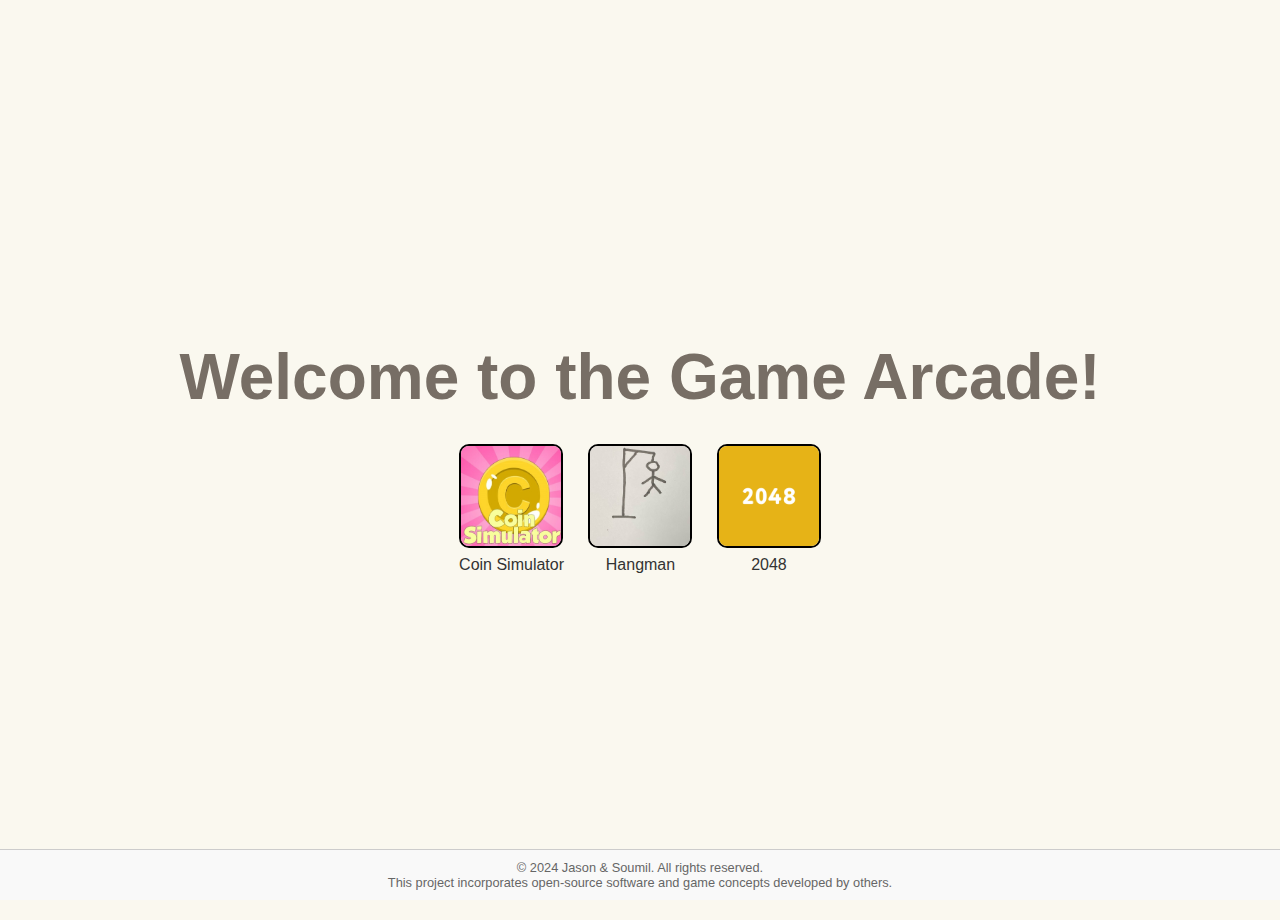
<file: index.html>
<!DOCTYPE html>
<html lang="en">
<head>
  <link rel="stylesheet" href="index_style.css">
  <link rel="stylesheet" href="style.css">
  <script src="index.js" charset="utf-8"></script>
<meta charset="UTF-8">
<meta name="viewport" content="width=device-width, initial-scale=1.0">
<title>Game Arcade Home</title>

<style>
  .game-button {
    display: inline-block;
    margin: 10px;
    border: none;
    cursor: pointer;
  }
  
  .game-button img {
    width: 100px; /* or the size you want */
    height: 100px; /* or the size you want */
    border: 2px solid #000; /* placeholder border */
  }

  .game-button:hover img {
    border-color: #444; /* darker border on hover */
  }

  /* Responsive layout styles */
  @media (max-width: 600px) {
    .game-button img {
      width: 80px; /* smaller size on mobile */
      height: 80px; /* smaller size on mobile */
    }
  }
</style>
</head>
<body>

<h1>Welcome to the Game Arcade!</h1>

<div id="buttons">
  <a class="game-button" id="game1" href="./coin_flip/coin_flip.html">
    <img src="/images/coinsimulator.jpeg" alt="Coin Simulator">
    <p>Coin Simulator</p>
    <span class="tooltip">Test your luck with a virtual coin flip!</span>
  </a>

  <a class="game-button" id="game2" href="./hangman/hangman.html">
    <img src="/images/hangman.jpg" alt="Hangman">
    <p>Hangman</p>
    <span class="tooltip">Guess the word and save the stick figure!</span>
  </a>

  <a class="game-button" id="game3" href="./2048/2048.html">
    <img src="/images/2048.png" alt="2048">
    <p>2048</p>
    <span class="tooltip">Combine tiles to reach 2048!</span>
  </a>
</div>

</body>
<footer class="footer">
  &copy; 2024 Jason & Soumil. All rights reserved.<br>
  This project incorporates open-source software and game concepts developed by others.
</footer>

</html>
</file>
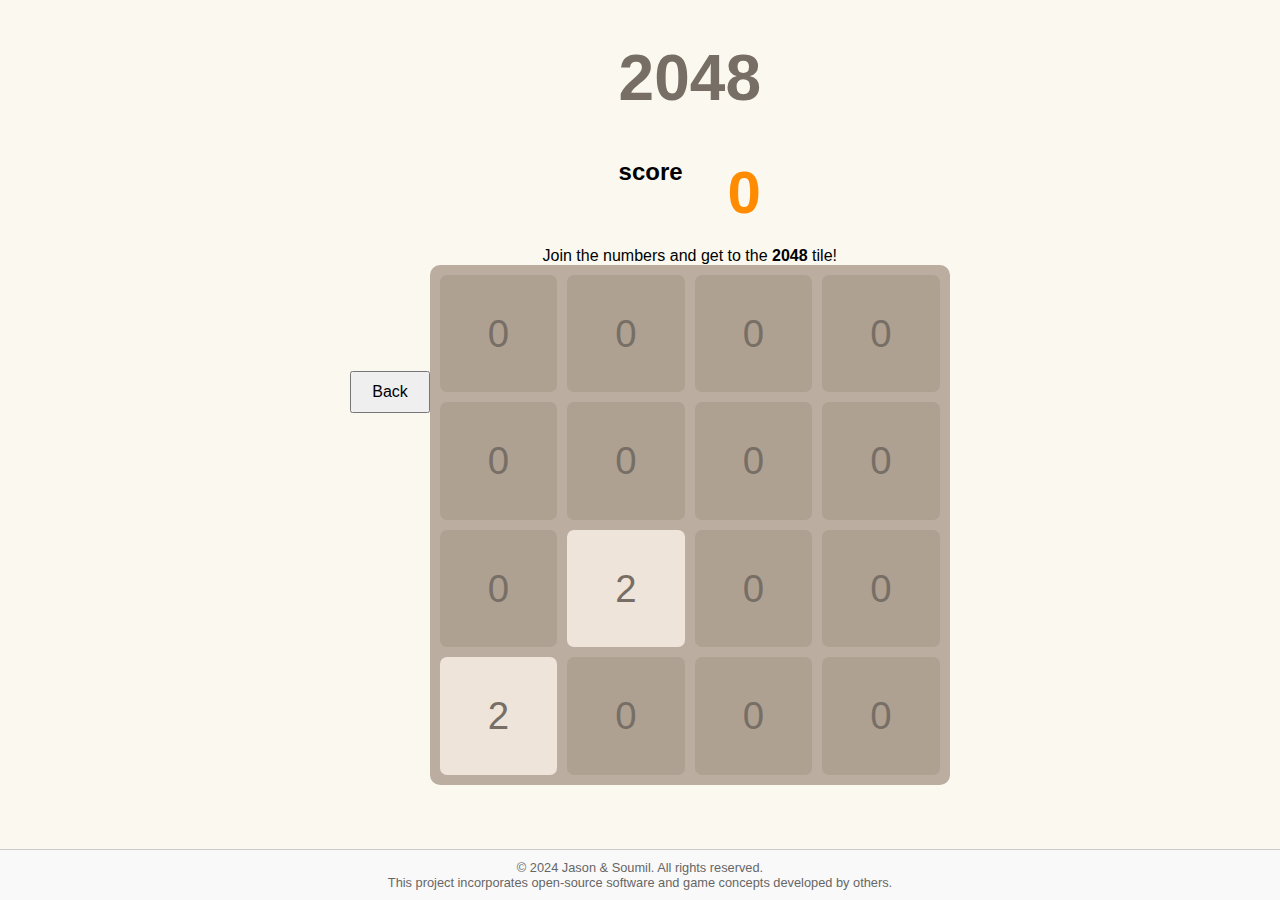
<file: 2048/2048.html>
<!-- 
 * 2048 (https://github.com/kubowania/2048)
 * Copyright (c) [year of the original work] by Katarzyna Kubow
 * Licensed under the MIT License (MIT) (https://opensource.org/licenses/MIT) 
-->
<!DOCTYPE html>
<html lang="en" dir="ltr">
<head>
  <meta charset="utf-8">
  <meta name="viewport" content="width=device-width, initial-scale=1.0">
  <title>2048</title>
  <link rel="stylesheet" href="2048.css">
  <link rel="stylesheet" href="../style.css">
  <script src="2048.js" charset="utf-8"></script>
</head>
<button id="backButton" style="padding: 10px 20px; margin: 10px; font-size: 16px;">Back</button>
<body>
  <div class="container">
    <div class="info">
      <h1>2048</h1>
      <div class="score-container">
        <div class="score-title">score</div>
        <span id="score">0</span>
      </div>
    </div>
    <span id="result">Join the numbers and get to the <b>2048</b> tile!</span>
    <div class="grid"></div>
  </div>
  <footer class="footer">
    &copy; 2024 Jason & Soumil. All rights reserved.<br>
    This project incorporates open-source software and game concepts developed by others.
  </footer>
</body>
</html>
</file>
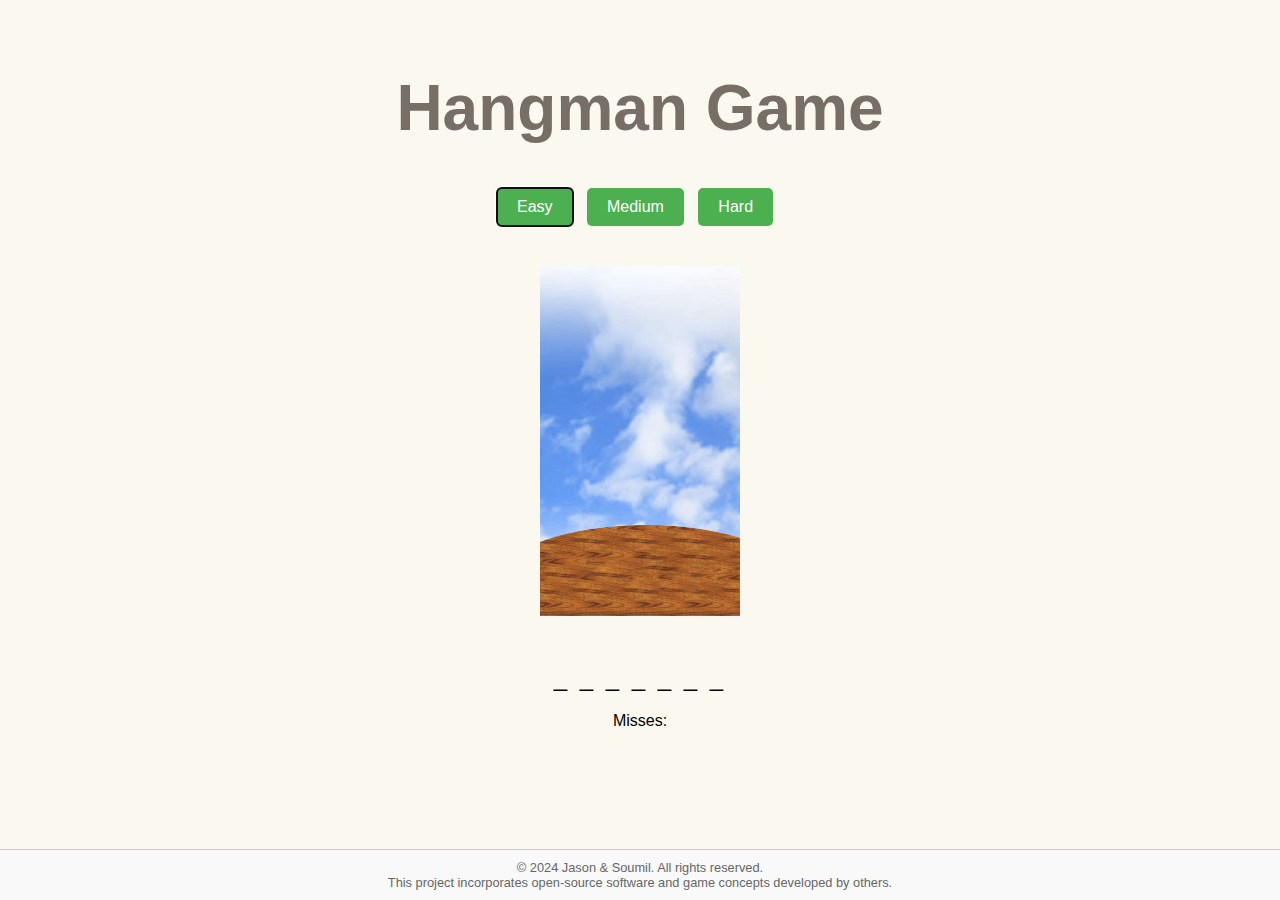
<file: hangman/hangman.html>
<!DOCTYPE html>
<html lang="en">
<head>
    <meta charset="UTF-8">
    <meta name="viewport" content="width=device-width, initial-scale=1.0">
    <title>Hangman Game</title>
    <link rel="stylesheet" href="hangman.css">
    <link rel="stylesheet" href="../style.css">
</head>
<body>
    <h1>Hangman Game</h1>
    <div id="difficulty-buttons">
        <button class="difficulty" data-difficulty="easy">Easy</button>
        <button class="difficulty" data-difficulty="medium">Medium</button>
        <button class="difficulty" data-difficulty="hard">Hard</button>
    </div>
    <img id="hangmanImage" src="./images/0.jpg" alt="Hangman">
    <p id="wordSpotlight">_ _ _ _ _ _ _</p>
    <div id="keyboard"></div>
    <p id="gameStatus"></p> <!-- Placeholder for game status messages -->
    <p>Misses: <span id="misses"></span></p>
    <button id="restartButton" style="display: none;">Restart Game</button>
    <script src="hangman.js"></script>
</body>

<footer class="footer">
    &copy; 2024 Jason & Soumil. All rights reserved.<br>
    This project incorporates open-source software and game concepts developed by others.
</footer>

</html>
</file>
<file: index_style.css>
body {
  background-color: #faf8ef;
  font-family: "Clear Sans", "Helvetica Neue", Arial, sans-serif;
  margin: 0;
  padding: 10px;
  display: flex;
  flex-direction: column;
  align-items: center;
  justify-content: center;
  min-height: 100vh;
}

h1 {
  color: #776E65;
  font-size: 36px; /* increased for better visibility */
  margin-top: 20px;
  margin-bottom: 20px;
}

.container {
  display: flex;
  flex-direction: row;
  align-items: center;
  justify-content: center;
}

.game-button {
  margin: 10px;
  text-decoration: none;
  display: flex;
  flex-direction: column;
  align-items: center;
  justify-content: center;
}

.game-button img {
  width: 100px;
  height: 100px;
  border-radius: 10px;
  object-fit: cover;
}

.game-button p {
  color: #333;
  font-size: 1rem;
  margin-top: 4px;
  text-align: center;
}

.game-button:hover {
  transform: scale(1.1);
  cursor: pointer;
}

.tooltip {
  visibility: hidden;
  width: 120px;
  background-color: black;
  color: white;
  text-align: center;
  border-radius: 6px;
  padding: 5px 0;
  position: absolute;
  z-index: 1;
  bottom: 100%;
  left: 50%;
  margin-left: -60px;
  opacity: 0;
  transition: opacity 0.3s, visibility 0.3s;
}

.game-button:hover .tooltip {
  visibility: visible;
  opacity: 1;
}

footer {
  width: 100%;
  text-align: center;
  padding: 15px 0;
  color: #777;
}

.buttons {
  display: flex;
  flex-direction: row;
  align-items: center;
  justify-content: center;
}

@media (max-width: 600px) {
  .game-button img {
    width: 80px;
    height: 80px;
  }

  h1 {
    font-size: 4vw;
  }

  .container {
    grid-template-columns: repeat(auto-fit, minmax(90px, 1fr));
  }

  .game-button {
    max-width: 90px;
  }

  .game-button p {
    font-size: 0.7rem;
  }
}

.game-button.focused {
  outline: none;
  box-shadow: 0 0 8px 4px rgba(68, 68, 68, 0.6); /* horizontal-offset vertical-offset blur-radius spread-radius color */
  border-radius: 10px;
}
</file>
<file: style.css>
body {
    background-color: #faf8ef;
    /* display: flex;
    justify-content: center;
    font-family: "Clear Sans", "Helvetica Neue", Arial, sans-serif;
    padding: 10px;
    min-height: 100vh;
    align-items: center;  */
  }
  
  h1 {
    font-size: 5vw; /* responsive font size */
    color: #776E65;
  }

.footer {
  text-align: center;
  width: 100%;
  position: fixed;
  bottom: 0;
  left: 0;
  padding: 10px 0;
  background-color: #f9f9f9; /* Light grey background, can change as needed */
  color: #666; /* Dark grey text, adjust according to your design */
  font-size: 0.8em; /* Smaller text size */
  border-top: 1px solid #ccc; /* Optional: adds a line at the top of the footer */
 }
</file>
<file: 2048/2048.css>
body {
  background-color: #faf8ef;
  display: flex;
  justify-content: center;
  font-family: "Clear Sans", "Helvetica Neue", Arial, sans-serif;
  margin: 0;
  height: 87vh;
  align-items: center;
  padding-top: 0px;
  margin-top: 0px;
}

.container {
  width: 90vw;
  max-width: 500px;
  display: flex;
  flex-direction: column;
  justify-content: center;
  align-items: center;
}

.grid {
  display: grid;
  grid-template-columns: repeat(4, 1fr);
  gap: 10px;
  background-color: #BBADA0;
  padding: 10px;
  border-radius: 10px;
  width: 100%; /* matches the width of the container */
  aspect-ratio: 1; /* ensures the grid is always square */
}

.grid div {
  background-color: #EEE4DA;
  display: flex;
  justify-content: center;
  align-items: center;
  color: #776e65;
  font-size: 3vw;
  border-radius: 7px;
  aspect-ratio: 1; /* ensures each tile is square */
}

.score-container {
  display: flex;
  justify-content: space-between;
  width: 100%;
  margin-bottom: 20px;
  font-size: 1.5em;
}

.score-title {
  font-weight: bold;
}

#score {
  font-size: 2.5em;
  color: #ff8c00;
  font-weight: bold;
}
</file>
<file: hangman/hangman.css>
body {
    font-family: 'Arial', sans-serif;
    text-align: center;
    padding-top: 20px;
    background-color: #f0f0f0;
    height: 80vh;
}

h1 {
    color: #333;
}

#difficulty-buttons {
    margin-bottom: 20px;
}

.difficulty {
    padding: 10px 20px;
    font-size: 16px;
    margin-right: 10px;
    background-color: #4CAF50;
    color: white;
    border: none;
    border-radius: 5px;
    cursor: pointer;
}

.difficulty:hover {
    background-color: #45a049;
}

#hangmanImage {
    margin: 20px 0;
    width: 200px;
    height: auto;
}

#wordSpotlight {
    font-size: 24px;
    margin-bottom: 20px;
    letter-spacing: 3px;
}

#keyboard {
    margin: 20px 0;
}

#keyboard button {
    margin: 2px;
    padding: 5px 10px;
    width: 40px;
    background-color: #f4f4f4;
    border: 1px solid #ccc;
    cursor: pointer;
}

#keyboard button:disabled {
    background-color: #e0e0e0;
    color: #666;
}

#restartButton {
    padding: 10px 20px;
    background-color: #008CBA;
    color: white;
    border: none;
    border-radius: 5px;
    cursor: pointer;
    display: block;
    margin: 20px auto;
}

#restartButton:hover {
    background-color: #007ba7;
}

#gameStatus {
    color: #4CAF50; /* Default color for neutral messages */
    font-size: 20px;
    font-weight: bold;
    margin: 20px 0;
}

#gameStatus.win {
    color: #4CAF50; /* Green color for winning */
}

#gameStatus.lose {
    color: #F44336; /* Red color for losing */
}
</file>
